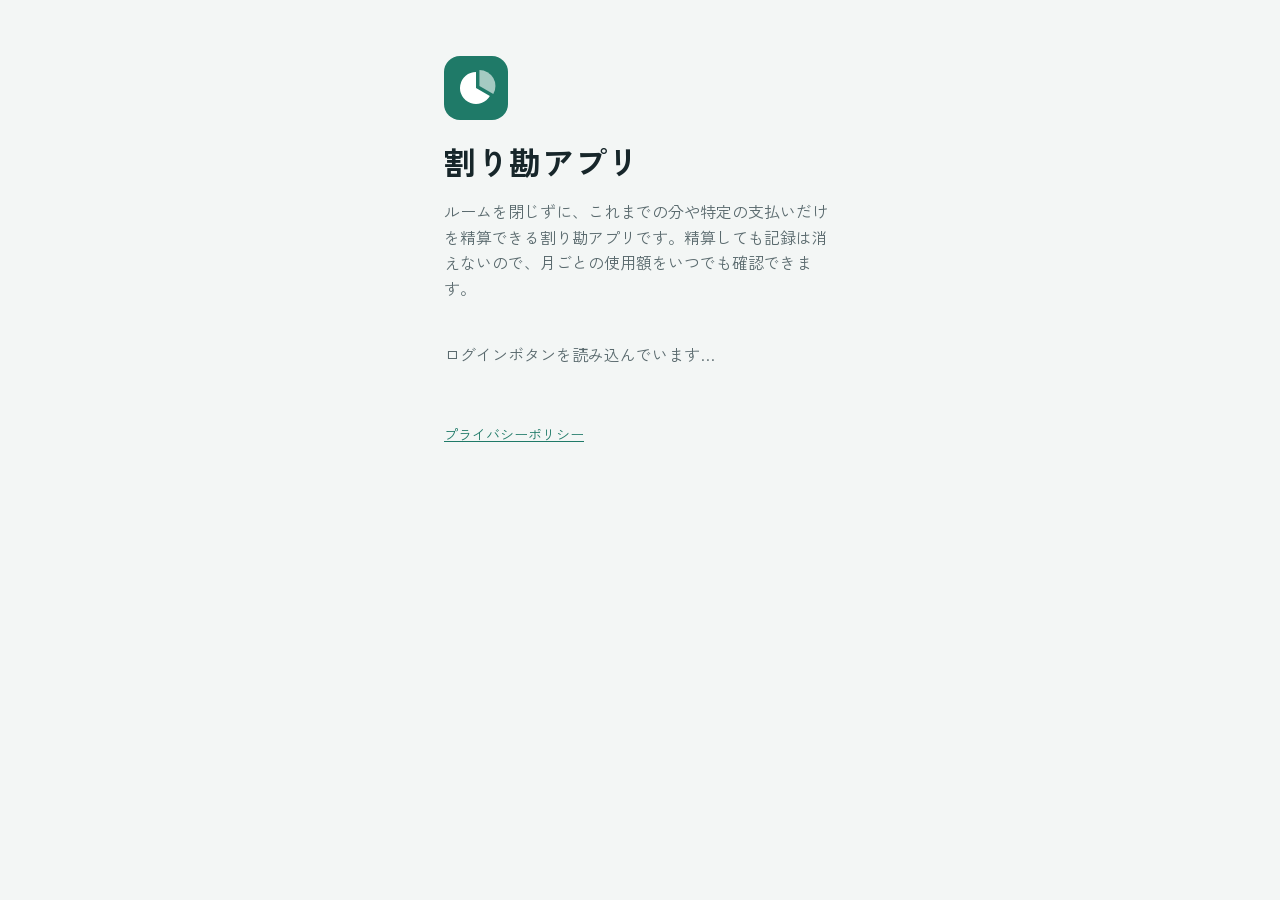
<file: index.html>
<!doctype html>
<html lang="ja">
<head>
<meta charset="utf-8">
<meta name="viewport" content="width=device-width, initial-scale=1, viewport-fit=cover">
<title>割り勘アプリ</title>
<meta name="description" content="ルームを閉じずに、これまでの分や特定の支払いだけを精算できる個人用の割り勘アプリです。">
<meta name="theme-color" content="#1f7a68">
<link rel="manifest" href="manifest.webmanifest">
<link rel="icon" href="icon-192.png" type="image/png">
<link rel="apple-touch-icon" href="apple-touch-icon.png">
<meta name="apple-mobile-web-app-capable" content="yes">
<meta name="apple-mobile-web-app-title" content="割り勘">
<link rel="preconnect" href="https://fonts.googleapis.com">
<link rel="preconnect" href="https://fonts.gstatic.com" crossorigin>
<link rel="stylesheet" href="https://fonts.googleapis.com/css2?family=Zen+Kaku+Gothic+New:wght@400;500;700&display=swap">
<link rel="stylesheet" href="style.css?v=5">
<script src="app.js?v=4" defer></script>
<script src="https://accounts.google.com/gsi/client" async></script>
</head>
<body>
<div id="app">
  <main class="login">
    <h1>割り勘アプリ</h1>
    <p class="lead">ルームを閉じずに、これまでの分や特定の支払いだけを精算できる割り勘アプリです。精算しても記録は消えないので、月ごとの使用額をいつでも確認できます。管理者と身近なメンバーだけで使う、個人用のアプリです。</p>
    <noscript><p class="notice warn">このアプリを使うには、ブラウザのJavaScriptを有効にしてください。</p></noscript>
    <p class="login-foot"><a href="privacy.html">プライバシーポリシー</a></p>
  </main>
</div>
<div id="sheet-root"></div>
<div id="toast" class="toast" role="status" aria-live="polite"></div>
</body>
</html>
</file>
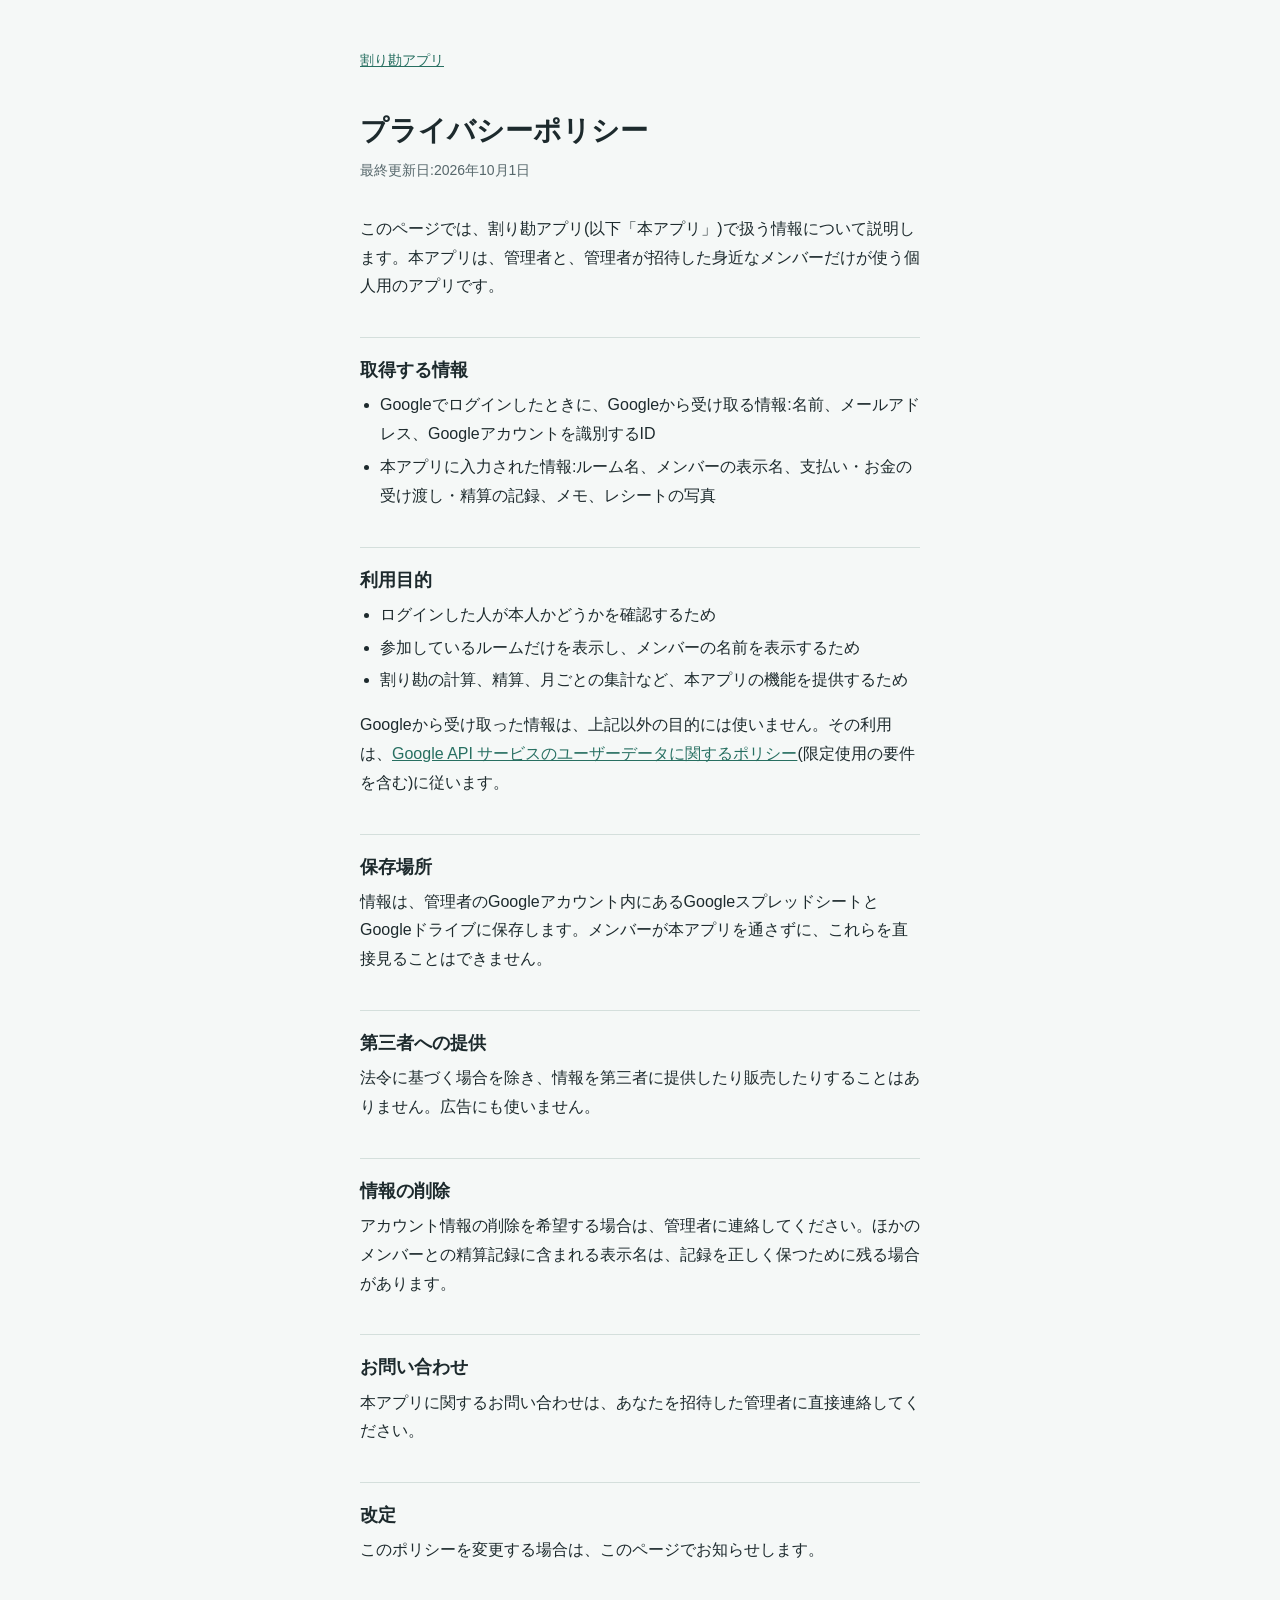
<file: privacy.html>
<!doctype html>
<html lang="ja">
<head>
<meta charset="utf-8">
<meta name="viewport" content="width=device-width, initial-scale=1">
<title>プライバシーポリシー | 割り勘アプリ</title>
<style>
  :root { --bg: #f5f8f7; --ink: #1d2a2d; --muted: #56676b; --line: #d4dfdc; --accent: #276f61; }
  @media (prefers-color-scheme: dark) {
    :root { --bg: #131a1b; --ink: #e6eeec; --muted: #a2b3b0; --line: #2b3a3b; --accent: #7cc6b5; }
  }
  * { box-sizing: border-box; }
  body {
    margin: 0; background: var(--bg); color: var(--ink);
    font-family: "Hiragino Sans", "Hiragino Kaku Gothic ProN", "Noto Sans JP", "Yu Gothic UI", Meiryo, sans-serif;
    line-height: 1.8;
  }
  main { max-width: 38rem; margin: 0 auto; padding: 3rem 1.5rem 4rem; }
  .back { margin: 0 0 2.5rem; font-size: 0.875rem; }
  h1 { font-size: 1.75rem; line-height: 1.3; margin: 0 0 0.5rem; }
  .updated { color: var(--muted); font-size: 0.875rem; margin: 0 0 2rem; }
  h2 { font-size: 1.125rem; line-height: 1.4; margin: 2.25rem 0 0.5rem; padding-top: 1.25rem; border-top: 1px solid var(--line); }
  p { margin: 0 0 1rem; }
  ul { margin: 0 0 1rem; padding-left: 1.25rem; }
  li { margin: 0.25rem 0; }
  a { color: var(--accent); }
  a:focus-visible { outline: 2px solid var(--accent); outline-offset: 3px; border-radius: 2px; }
</style>
</head>
<body>
<main>
  <p class="back"><a href="./">割り勘アプリ</a></p>
  <h1>プライバシーポリシー</h1>
  <p class="updated">最終更新日:2026年10月1日</p>
  <p>このページでは、割り勘アプリ(以下「本アプリ」)で扱う情報について説明します。本アプリは、管理者と、管理者が招待した身近なメンバーだけが使う個人用のアプリです。</p>

  <h2>取得する情報</h2>
  <ul>
    <li>Googleでログインしたときに、Googleから受け取る情報:名前、メールアドレス、Googleアカウントを識別するID</li>
    <li>本アプリに入力された情報:ルーム名、メンバーの表示名、支払い・お金の受け渡し・精算の記録、メモ、レシートの写真</li>
  </ul>

  <h2>利用目的</h2>
  <ul>
    <li>ログインした人が本人かどうかを確認するため</li>
    <li>参加しているルームだけを表示し、メンバーの名前を表示するため</li>
    <li>割り勘の計算、精算、月ごとの集計など、本アプリの機能を提供するため</li>
  </ul>
  <p>Googleから受け取った情報は、上記以外の目的には使いません。その利用は、<a href="https://developers.google.com/terms/api-services-user-data-policy">Google API サービスのユーザーデータに関するポリシー</a>(限定使用の要件を含む)に従います。</p>

  <h2>保存場所</h2>
  <p>情報は、管理者のGoogleアカウント内にあるGoogleスプレッドシートとGoogleドライブに保存します。メンバーが本アプリを通さずに、これらを直接見ることはできません。</p>

  <h2>第三者への提供</h2>
  <p>法令に基づく場合を除き、情報を第三者に提供したり販売したりすることはありません。広告にも使いません。</p>

  <h2>情報の削除</h2>
  <p>アカウント情報の削除を希望する場合は、管理者に連絡してください。ほかのメンバーとの精算記録に含まれる表示名は、記録を正しく保つために残る場合があります。</p>

  <h2>お問い合わせ</h2>
  <p>本アプリに関するお問い合わせは、あなたを招待した管理者に直接連絡してください。</p>

  <h2>改定</h2>
  <p>このポリシーを変更する場合は、このページでお知らせします。</p>
</main>
</body>
</html>
</file>
<file: style.css>
/* 割り勘アプリ 画面の見た目(style.css) */

:root {
  --bg: #f3f6f5;
  --surface: #ffffff;
  --surface-2: #eaf0ee;
  --ink: #17262a;
  --muted: #5a6a6e;
  --line: #d9e3e0;
  --accent: #1f7a68;
  --accent-ink: #ffffff;
  --accent-soft: #dcefe9;
  --amber: #8f5410;
  --amber-soft: #fbefd9;
  --open-soft: #e6ecee;
  --danger: #b42318;
  --danger-soft: #fdecea;
  --shadow: 0 10px 30px rgba(23, 38, 42, 0.14);
  --radius: 16px;
  --radius-sm: 10px;
  --font: 'Zen Kaku Gothic New', 'Hiragino Sans', 'Hiragino Kaku Gothic ProN', 'Noto Sans JP', 'Yu Gothic UI', Meiryo, sans-serif;
  --safe-top: env(safe-area-inset-top, 0px);
  --safe-bottom: env(safe-area-inset-bottom, 0px);
  --tabbar-h: 64px;
  color-scheme: light;
}

@media (prefers-color-scheme: dark) {
  :root {
    --bg: #101819;
    --surface: #172224;
    --surface-2: #1d2b2d;
    --ink: #e5eeec;
    --muted: #9fb1ae;
    --line: #2a3b3d;
    --accent: #5cc2a9;
    --accent-ink: #0c1916;
    --accent-soft: #1c3a34;
    --amber: #f0b45e;
    --amber-soft: #3a2b15;
    --open-soft: #253335;
    --danger: #ff8b7b;
    --danger-soft: #3a1f1c;
    --shadow: 0 10px 30px rgba(0, 0, 0, 0.45);
    color-scheme: dark;
  }
}

* { box-sizing: border-box; }
html { -webkit-text-size-adjust: 100%; }
/* 画面が横に動かないようにする(はみ出した分は切り落とす) */
html, body { max-width: 100%; overflow-x: clip; }
body {
  margin: 0;
  background: var(--bg);
  color: var(--ink);
  font-family: var(--font);
  font-size: 16px;
  line-height: 1.6;
  -webkit-tap-highlight-color: transparent;
}
body.sheet-open { overflow: hidden; }
button, input, select, textarea { font: inherit; color: inherit; }
a { color: var(--accent); }
:focus-visible { outline: 2px solid var(--accent); outline-offset: 2px; }
h1, h2, h3 { line-height: 1.35; }
.icon { flex: none; }
.muted { color: var(--muted); }
.small { font-size: 0.85rem; }
.row-amount, .summary-amount, .month-total strong, td, dd, .badge { font-variant-numeric: tabular-nums; }

@media (prefers-reduced-motion: reduce) {
  *, *::before, *::after { animation: none !important; transition: none !important; }
}

/* ===== ロゴ ===== */
.logo-bg { fill: var(--accent); }
.logo-fg { fill: var(--accent-ink); }
.logo-cut { fill: var(--accent-ink); opacity: 0.6; }
.brand-mark { display: inline-flex; width: 30px; height: 30px; }
.brand-mark svg { width: 100%; height: 100%; }

/* ===== ヘッダー ===== */
.app-header {
  position: sticky;
  top: 0;
  z-index: 20;
  display: flex;
  align-items: center;
  gap: 0.5rem;
  min-height: 56px;
  padding: calc(0.5rem + var(--safe-top)) 0.75rem 0.5rem;
  background: var(--bg);
  background: color-mix(in srgb, var(--bg) 90%, transparent);
  -webkit-backdrop-filter: blur(12px);
  backdrop-filter: blur(12px);
  border-bottom: 1px solid var(--line);
}
.app-title {
  flex: 1;
  min-width: 0;
  margin: 0;
  font-size: 1.05rem;
  font-weight: 700;
  white-space: nowrap;
  overflow: hidden;
  text-overflow: ellipsis;
}
.header-right { display: flex; align-items: center; gap: 0.25rem; }

.icon-btn {
  display: inline-flex;
  align-items: center;
  justify-content: center;
  width: 40px;
  height: 40px;
  border: 0;
  border-radius: 999px;
  background: transparent;
  color: var(--ink);
  cursor: pointer;
  text-decoration: none;
}
.icon-btn:hover { background: var(--surface-2); }

/* ===== ページ ===== */
.page { max-width: 720px; margin: 0 auto; padding: 1rem 1rem 7rem; }
.page.narrow { max-width: 520px; }
.room-page { padding-bottom: calc(var(--tabbar-h) + var(--safe-bottom) + 6rem); }
.loading { color: var(--muted); padding: 2rem 0; text-align: center; }
.empty { color: var(--muted); margin: 0.5rem 0 1rem; }

.month-switcher {
  display: inline-flex;
  align-items: center;
  gap: 0.25rem;
  margin: 0 0 0.75rem;
}
.month-label { min-width: 7.5em; text-align: center; font-weight: 700; }

.pane-head {
  display: flex;
  align-items: center;
  justify-content: space-between;
  gap: 0.5rem;
  flex-wrap: wrap;
  margin-bottom: 0.25rem;
}
.pane-head .month-switcher { margin: 0; }
.pane-title { margin: 0; font-size: 1.35rem; font-weight: 700; }

.section { margin: 1.75rem 0 0; }
.section-head { display: flex; align-items: center; justify-content: space-between; gap: 0.5rem; margin-bottom: 0.5rem; }
.section-title { margin: 0 0 0.5rem; font-size: 1rem; font-weight: 700; }
.section-head .section-title { margin: 0; }

details.fold > summary {
  cursor: pointer;
  font-weight: 700;
  padding: 0.5rem 0;
  list-style-position: inside;
}
details.fold.sub > summary { font-weight: 500; color: var(--muted); font-size: 0.9rem; }

/* ===== 金額の大きなパネル(このアプリのいちばん目立つ場所) ===== */
.summary-panel {
  background: var(--accent);
  color: var(--accent-ink);
  border-radius: var(--radius);
  padding: 1.25rem 1.25rem 1rem;
}
.summary-label { margin: 0; font-size: 0.9rem; opacity: 0.9; }
.summary-amount {
  margin: 0.1rem 0 0.75rem;
  font-size: clamp(2.3rem, 10vw, 3.1rem);
  font-weight: 700;
  line-height: 1.1;
  letter-spacing: -0.01em;
}
.summary-panel.compact .summary-amount { font-size: clamp(2rem, 8vw, 2.6rem); }
.summary-split {
  display: grid;
  grid-template-columns: repeat(2, minmax(0, 1fr));
  gap: 0.5rem;
  margin: 0;
  padding-top: 0.75rem;
  border-top: 1px solid color-mix(in srgb, var(--accent-ink) 25%, transparent);
}
.summary-split.three { grid-template-columns: repeat(3, minmax(0, 1fr)); }
.summary-split dt { font-size: 0.8rem; opacity: 0.9; display: flex; align-items: center; gap: 0.35rem; }
.summary-split dd { margin: 0; font-size: 1.1rem; font-weight: 700; }

.status-bar {
  display: flex;
  height: 8px;
  margin: 0 0 0.85rem;
  border-radius: 999px;
  overflow: hidden;
  background: color-mix(in srgb, var(--accent-ink) 22%, transparent);
}
.status-bar .bar.settled { background: var(--accent-ink); }
.status-bar .bar.settling { background: #f2c27a; }
.status-bar .bar.open { background: color-mix(in srgb, var(--accent-ink) 45%, transparent); }
.dot { display: inline-block; width: 8px; height: 8px; border-radius: 50%; }
.dot.settled { background: var(--accent-ink); }
.dot.settling { background: #f2c27a; }
.dot.open { background: color-mix(in srgb, var(--accent-ink) 45%, transparent); }

.month-total {
  display: flex;
  align-items: baseline;
  justify-content: space-between;
  gap: 1rem;
  margin: 0.5rem 0 0.75rem;
  padding: 0.75rem 1rem;
  background: var(--surface-2);
  border-radius: var(--radius-sm);
}
.month-total span { color: var(--muted); font-size: 0.9rem; }
.month-total strong { font-size: 1.35rem; }

/* ===== 一覧 ===== */
.list {
  list-style: none;
  margin: 0;
  padding: 0;
  background: var(--surface);
  border: 1px solid var(--line);
  border-radius: var(--radius);
  overflow: hidden;
}
.list > li + li { border-top: 1px solid var(--line); }
.row {
  display: flex;
  align-items: center;
  gap: 0.75rem;
  width: 100%;
  min-height: 56px;
  padding: 0.7rem 1rem;
  border: 0;
  background: transparent;
  color: inherit;
  text-align: left;
  text-decoration: none;
}
button.row, a.row { cursor: pointer; }
button.row:hover, a.row:hover { background: var(--surface-2); }
.row-main { display: flex; flex-direction: column; flex: 1; min-width: 0; gap: 0.1rem; }
.row-title { font-weight: 500; overflow-wrap: anywhere; }
.row-sub { color: var(--muted); font-size: 0.85rem; }
.row-date { flex: none; width: 3.6rem; color: var(--muted); font-size: 0.85rem; }
.row-end { display: flex; flex-direction: column; align-items: flex-end; gap: 0.2rem; flex: none; }
.row-amount { font-weight: 700; white-space: nowrap; }
.row-buttons { display: flex; flex-wrap: wrap; justify-content: flex-end; gap: 0.25rem; flex: none; }
.chev { color: var(--muted); display: inline-flex; }
.badges { display: flex; flex-wrap: wrap; gap: 0.3rem; margin-top: 0.25rem; }
.badge { font-size: 0.78rem; padding: 0.1rem 0.5rem; border-radius: 999px; font-weight: 500; }
.badge.receive { background: var(--accent-soft); color: var(--accent); }
.badge.pay { background: var(--amber-soft); color: var(--amber); }
.tags { display: flex; flex-wrap: wrap; gap: 0.3rem; }
.tag { font-size: 0.75rem; padding: 0.05rem 0.45rem; border-radius: 6px; background: var(--surface-2); color: var(--muted); }
.tag.you { background: var(--accent-soft); color: var(--accent); margin-left: 0.4rem; }
.tags .tag.you { margin-left: 0; }

.chip {
  display: inline-flex;
  align-items: center;
  gap: 0.25rem;
  font-size: 0.75rem;
  font-weight: 500;
  padding: 0.1rem 0.5rem;
  border-radius: 999px;
  background: var(--surface-2);
  color: var(--muted);
  white-space: nowrap;
}
.chip.status.open { background: var(--open-soft); color: var(--muted); }
.chip.status.settling { background: var(--amber-soft); color: var(--amber); }
.chip.status.settled { background: var(--accent-soft); color: var(--accent); }

.kv { display: grid; grid-template-columns: repeat(2, minmax(0, 1fr)); gap: 0.75rem; margin: 0; }
.kv > div { background: var(--surface); border: 1px solid var(--line); border-radius: var(--radius-sm); padding: 0.75rem 1rem; }
.kv dt { color: var(--muted); font-size: 0.82rem; }
.kv dd { margin: 0.1rem 0 0; font-size: 1.2rem; font-weight: 700; }
.kv.mine { margin: 0.5rem 0 0; }

/* ===== ボタン ===== */
.btn {
  display: inline-flex;
  align-items: center;
  justify-content: center;
  gap: 0.35rem;
  min-height: 44px;
  padding: 0.5rem 1.1rem;
  border: 1px solid var(--line);
  border-radius: 999px;
  background: var(--surface);
  color: var(--ink);
  font-weight: 500;
  cursor: pointer;
  text-decoration: none;
  white-space: nowrap;
}
.btn:hover { background: var(--surface-2); }
.btn.primary { background: var(--accent); border-color: var(--accent); color: var(--accent-ink); }
.btn.primary:hover { filter: brightness(1.06); }
.btn.danger { background: var(--danger); border-color: var(--danger); color: #fff; }
.btn.small { min-height: 34px; padding: 0.25rem 0.8rem; font-size: 0.85rem; }
.btn.ghost { border-color: transparent; background: transparent; }
.btn.ghost:hover { background: var(--surface-2); }
.btn:disabled { opacity: 0.55; cursor: default; }
.danger-text { color: var(--danger) !important; }
.actions-row { display: flex; flex-wrap: wrap; gap: 0.5rem; margin-top: 0.75rem; }

.fab {
  position: fixed;
  right: max(1rem, calc((100vw - 720px) / 2 + 1rem));
  bottom: calc(1.25rem + var(--safe-bottom));
  z-index: 25;
  display: inline-flex;
  align-items: center;
  gap: 0.4rem;
  height: 52px;
  padding: 0 1.25rem 0 1rem;
  border: 0;
  border-radius: 999px;
  background: var(--accent);
  color: var(--accent-ink);
  font-weight: 700;
  box-shadow: var(--shadow);
  cursor: pointer;
}
body[data-view="room"] .fab { bottom: calc(var(--tabbar-h) + var(--safe-bottom) + 1rem); }

/* ===== 下のタブ(スマホ) ===== */
.bottom-tabs {
  position: fixed;
  left: 0;
  right: 0;
  bottom: 0;
  z-index: 20;
  display: grid;
  grid-template-columns: repeat(4, minmax(0, 1fr));
  height: calc(var(--tabbar-h) + var(--safe-bottom));
  padding-bottom: var(--safe-bottom);
  background: var(--surface);
  border-top: 1px solid var(--line);
}
.bottom-tabs .tab {
  position: relative;
  display: flex;
  flex-direction: column;
  align-items: center;
  justify-content: center;
  gap: 0.1rem;
  color: var(--muted);
  text-decoration: none;
  font-size: 0.75rem;
}
.bottom-tabs .tab.active { color: var(--accent); font-weight: 700; }
.tab-count {
  position: absolute;
  top: 6px;
  left: calc(50% + 6px);
  min-width: 18px;
  height: 18px;
  padding: 0 5px;
  border-radius: 999px;
  background: var(--amber);
  color: #fff;
  font-size: 0.7rem;
  line-height: 18px;
  text-align: center;
}

/* ===== PC(横並び) ===== */
.room-wide {
  display: grid;
  grid-template-columns: minmax(0, 1.15fr) minmax(0, 1fr);
  gap: 1.5rem;
  max-width: 1240px;
  margin: 0 auto;
  padding: 1.25rem 1.5rem 6rem;
  align-items: start;
}
.pane {
  background: var(--bg);
  min-width: 0;
}
.side-tabs {
  display: inline-flex;
  gap: 0.25rem;
  margin-bottom: 1rem;
  padding: 0.25rem;
  background: var(--surface-2);
  border-radius: 999px;
}
.side-tabs .tab {
  position: relative;
  display: inline-flex;
  align-items: center;
  gap: 0.35rem;
  padding: 0.4rem 1rem;
  border-radius: 999px;
  color: var(--muted);
  text-decoration: none;
  font-weight: 500;
}
.side-tabs .tab.active { background: var(--surface); color: var(--ink); box-shadow: 0 1px 3px rgba(0, 0, 0, 0.08); }
.side-tabs .tab-count { position: static; margin-left: 0.15rem; }
body[data-view="room"] .room-wide ~ .fab { bottom: calc(1.25rem + var(--safe-bottom)); }
@media (min-width: 960px) {
  .room-wide .pane:first-child { position: sticky; top: 72px; max-height: calc(100vh - 88px); overflow: auto; padding-right: 0.25rem; }
  .fab { right: 1.5rem; }
}

/* ===== 精算のカード ===== */
.transfer-list {
  list-style: none;
  margin: 0.5rem 0 0;
  padding: 0;
  background: var(--surface);
  border: 1px solid var(--line);
  border-radius: var(--radius-sm);
}
.transfer { padding: 0.75rem 1rem; }
.transfer + .transfer { border-top: 1px solid var(--line); }
.transfer-line { display: flex; align-items: center; justify-content: space-between; gap: 0.75rem; }
.who { font-weight: 500; overflow-wrap: anywhere; }
.arrow { color: var(--muted); margin: 0 0.4rem; }
.transfer-state { display: flex; align-items: center; gap: 0.5rem; margin-top: 0.35rem; }
.item-actions { display: flex; flex-wrap: wrap; gap: 0.4rem; margin-top: 0.6rem; }

.card {
  background: var(--surface);
  border: 1px solid var(--line);
  border-radius: var(--radius);
  padding: 1rem;
  margin-bottom: 0.75rem;
}
.card .transfer-list { border: 0; border-top: 1px solid var(--line); border-radius: 0; margin: 0.5rem -1rem 0; }
.card-head { display: flex; align-items: center; justify-content: space-between; gap: 0.5rem; }
.card-title { font-weight: 700; }
.card .muted.small { margin: 0.15rem 0 0; }
.card-actions { display: flex; flex-wrap: wrap; gap: 0.4rem; margin-top: 0.75rem; padding-top: 0.75rem; border-top: 1px solid var(--line); }

/* ===== 表 ===== */
.table-wrap { overflow-x: auto; background: var(--surface); border: 1px solid var(--line); border-radius: var(--radius); }
.table { width: 100%; border-collapse: collapse; }
.table th, .table td { padding: 0.65rem 1rem; text-align: right; white-space: nowrap; }
.table th:first-child { text-align: left; font-weight: 500; }
.table thead th { font-size: 0.8rem; color: var(--muted); font-weight: 500; border-bottom: 1px solid var(--line); }
.table tbody tr + tr th, .table tbody tr + tr td { border-top: 1px solid var(--line); }
.table tr.me th, .table tr.me td { font-weight: 700; }

/* ===== 入力 ===== */
.form { display: flex; flex-direction: column; gap: 0.9rem; }
fieldset.plain { border: 0; margin: 0; padding: 0; display: flex; flex-direction: column; gap: 0.9rem; min-width: 0; }
.field { display: flex; flex-direction: column; gap: 0.35rem; margin: 0; padding: 0; border: 0; min-width: 0; }
.field > span:first-child, .field > legend { font-size: 0.85rem; font-weight: 500; color: var(--muted); padding: 0; }
.field-row { display: grid; grid-template-columns: repeat(2, minmax(0, 1fr)); gap: 0.75rem; }
input[type="text"], input[type="date"], select, textarea {
  width: 100%;
  min-height: 46px;
  padding: 0.55rem 0.8rem;
  border: 1px solid var(--line);
  border-radius: var(--radius-sm);
  background: var(--surface);
  font-size: 16px;
}
textarea { resize: vertical; min-height: 72px; }
input, select, textarea { max-width: 100%; }
/* iPhoneの日付欄は最小幅が広く、2列のときに横にはみ出すため、幅を枠に合わせる */
input[type="date"] {
  -webkit-appearance: none;
  appearance: none;
  display: block;
  min-width: 0;
  line-height: 1.3;
}
input[type="date"]::-webkit-date-and-time-value { text-align: left; }
input:focus, select:focus, textarea:focus { outline: 2px solid var(--accent); outline-offset: 0; border-color: var(--accent); }
fieldset:disabled input, fieldset:disabled select, fieldset:disabled textarea { opacity: 0.7; }
.amount-input { position: relative; display: block; }
.amount-input input { padding-right: 2.5rem; font-size: 1.15rem; font-weight: 700; font-variant-numeric: tabular-nums; }
.amount-input > span { position: absolute; right: 0.85rem; top: 50%; transform: translateY(-50%); color: var(--muted); }
.hint { margin: 0.2rem 0 0; color: var(--muted); font-size: 0.85rem; min-height: 1.2em; }
.form-error { margin: 0; color: var(--danger); font-size: 0.9rem; min-height: 0; }
.form-error:empty { display: none; }
.form-actions { display: flex; flex-wrap: wrap; gap: 0.5rem; }
.form-actions .btn.primary { flex: 1 1 10rem; }

.chips { display: flex; flex-wrap: wrap; gap: 0.4rem; }
.chip-toggle { position: relative; }
.chip-toggle input { position: absolute; opacity: 0; inset: 0; margin: 0; cursor: pointer; }
.chip-toggle span {
  display: inline-flex;
  align-items: center;
  min-height: 40px;
  padding: 0.3rem 0.9rem;
  border: 1px solid var(--line);
  border-radius: 999px;
  background: var(--surface);
  font-size: 0.92rem;
}
.chip-toggle input:checked + span { background: var(--accent-soft); border-color: var(--accent); color: var(--accent); font-weight: 700; }
.chip-toggle input:focus-visible + span { outline: 2px solid var(--accent); outline-offset: 2px; }

.radio-list { display: flex; flex-direction: column; gap: 0.4rem; }
.radio { display: flex; align-items: center; gap: 0.6rem; padding: 0.7rem 0.9rem; border: 1px solid var(--line); border-radius: var(--radius-sm); background: var(--surface); cursor: pointer; }
.radio input { width: 18px; height: 18px; accent-color: var(--accent); }

.check-list { list-style: none; margin: 0; padding: 0; border: 1px solid var(--line); border-radius: var(--radius-sm); background: var(--surface); max-height: 45vh; overflow: auto; }
.check-list li + li { border-top: 1px solid var(--line); }
.check { display: flex; align-items: center; gap: 0.75rem; padding: 0.65rem 0.9rem; cursor: pointer; }
.check input { width: 20px; height: 20px; accent-color: var(--accent); flex: none; }
.check-main { display: flex; flex-direction: column; flex: 1; min-width: 0; }

.choice-list { display: flex; flex-direction: column; gap: 0.5rem; }
.choice { display: flex; flex-direction: column; align-items: flex-start; gap: 0.1rem; width: 100%; padding: 0.9rem 1rem; border: 1px solid var(--line); border-radius: var(--radius-sm); background: var(--surface); text-align: left; cursor: pointer; }
.choice:hover { border-color: var(--accent); }

.notice { margin: 0; padding: 0.75rem 0.9rem; border-radius: var(--radius-sm); background: var(--accent-soft); color: var(--ink); font-size: 0.92rem; }
.notice.warn { background: var(--amber-soft); }
.notice.error { background: var(--danger-soft); color: var(--danger); }
.join-title { font-size: 1.25rem; margin: 0.5rem 0 1rem; }

/* ===== シート ===== */
#sheet-root { display: none; }
#sheet-root.open { display: block; }
.sheet-backdrop { position: fixed; inset: 0; z-index: 40; background: rgba(10, 20, 22, 0.45); animation: fade-in 0.15s ease-out; touch-action: none; }
.sheet {
  position: fixed;
  left: 0;
  right: 0;
  bottom: 0;
  z-index: 41;
  display: flex;
  flex-direction: column;
  max-height: 92vh;
  background: var(--bg);
  border-radius: 20px 20px 0 0;
  box-shadow: var(--shadow);
  animation: sheet-up 0.2s ease-out;
  overflow: hidden;
}
.sheet-head { display: flex; align-items: center; justify-content: space-between; gap: 0.5rem; padding: 0.75rem 0.75rem 0.25rem 1.25rem; }
.sheet-head h2 { margin: 0; font-size: 1.1rem; }
.sheet-body {
  padding: 0.5rem 1.25rem calc(1.25rem + var(--safe-bottom));
  overflow-x: hidden;
  overflow-y: auto;
  overscroll-behavior: contain;
  /* 入力シートは縦方向だけスクロールする(拡大・縮小はできる) */
  touch-action: pan-y pinch-zoom;
}
.sheet-message { margin: 0 0 0.25rem; }
.sheet-message p { margin: 0 0 0.6rem; }
@media (min-width: 720px) {
  .sheet {
    left: 50%;
    right: auto;
    bottom: auto;
    top: 50%;
    width: min(540px, calc(100vw - 2rem));
    max-height: 86vh;
    transform: translate(-50%, -50%);
    border-radius: 20px;
    animation: fade-in 0.15s ease-out;
  }
}
@keyframes sheet-up { from { transform: translateY(24px); opacity: 0; } to { transform: none; opacity: 1; } }
@keyframes fade-in { from { opacity: 0; } to { opacity: 1; } }

.history { list-style: none; margin: 0; padding: 0; }
.history li { display: flex; flex-direction: column; padding: 0.6rem 0; border-bottom: 1px solid var(--line); }
.history-at { color: var(--muted); font-size: 0.8rem; }

/* ===== トースト ===== */
.toast {
  position: fixed;
  left: 50%;
  top: calc(64px + var(--safe-top));
  z-index: 60;
  max-width: min(92vw, 520px);
  padding: 0.65rem 1.1rem;
  border-radius: 14px;
  background: var(--ink);
  color: var(--bg);
  font-size: 0.92rem;
  box-shadow: var(--shadow);
  opacity: 0;
  pointer-events: none;
  transform: translate(-50%, -8px);
  transition: opacity 0.18s, transform 0.18s;
}
.toast.show { opacity: 1; transform: translate(-50%, 0); }
.toast.error { background: var(--danger); color: #fff; }

/* ===== ログイン画面 ===== */
.login {
  max-width: 440px;
  margin: 0 auto;
  padding: calc(3.5rem + var(--safe-top)) 1.5rem 3rem;
  display: flex;
  flex-direction: column;
  gap: 1rem;
}
.login-mark { width: 64px; height: 64px; }
.login-mark svg { width: 100%; height: 100%; }
.login h1 { margin: 0.25rem 0 0; font-size: 2rem; letter-spacing: 0.02em; }
.lead { margin: 0; color: var(--muted); }
.gsi-slot { min-height: 48px; display: flex; align-items: center; margin-top: 0.5rem; }
.login-foot { margin-top: 1.5rem; font-size: 0.875rem; }

@media (max-width: 380px) {
  .field-row { grid-template-columns: minmax(0, 1fr); }
  .summary-split.three { grid-template-columns: minmax(0, 1fr); }
  .row-date { width: 3.1rem; }
}

/* ===== 家計簿連携アップデートで追加 ===== */
.parts { display: flex; flex-direction: column; gap: 0.5rem; margin-top: 0.5rem; }
.parts:empty { display: none; }
.part-row { display: grid; grid-template-columns: minmax(0, 1fr) minmax(0, 8.5rem) 40px; gap: 0.5rem; align-items: center; }
.tag.warn { background: var(--amber-soft); color: var(--amber); }
.kakeibo-status { display: inline-flex; margin: 0 0 0.25rem; padding: 0.2rem 0.75rem; border-radius: 999px; font-weight: 700; font-size: 0.9rem; }
.kakeibo-status.on { background: var(--accent-soft); color: var(--accent); }
.kakeibo-status.off { background: var(--surface-2); color: var(--muted); }
.check-line { display: flex; align-items: center; gap: 0.6rem; }
.check-line input { width: 20px; height: 20px; accent-color: var(--accent); }

/* ===== 通知・写真・グラフのアップデートで追加 ===== */
.bell { position: relative; }
.bell-count {
  position: absolute; top: 2px; right: 0; min-width: 18px; height: 18px; padding: 0 5px;
  border-radius: 999px; background: var(--danger); color: #fff; font-size: 0.68rem; line-height: 18px; text-align: center; font-weight: 700;
}
.notice-list { list-style: none; margin: 0 0 1rem; padding: 0; border: 1px solid var(--line); border-radius: var(--radius-sm); background: var(--surface); overflow: hidden; }
.notice-list li + li { border-top: 1px solid var(--line); }
.notice-item { display: flex; flex-direction: column; gap: 0.15rem; width: 100%; padding: 0.75rem 1rem; border: 0; background: transparent; text-align: left; cursor: pointer; }
.notice-item:hover { background: var(--surface-2); }
.notice-item.unread { background: var(--accent-soft); }
.notice-item.unread .notice-text { font-weight: 700; }
.notice-meta { color: var(--muted); font-size: 0.8rem; }

.photos { display: flex; flex-wrap: wrap; gap: 0.5rem; }
.photos:empty { display: none; }
.photo { position: relative; width: 88px; height: 88px; border-radius: var(--radius-sm); overflow: hidden; background: var(--surface-2); border: 1px solid var(--line); }
.photo img { width: 100%; height: 100%; object-fit: cover; display: block; cursor: zoom-in; }
.photo-del { position: absolute; top: 4px; right: 4px; width: 26px; height: 26px; display: inline-flex; align-items: center; justify-content: center; border: 0; border-radius: 999px; background: rgba(0, 0, 0, 0.55); color: #fff; cursor: pointer; padding: 0; }
.photo-del .icon { width: 14px; height: 14px; }
.photo-badge { position: absolute; left: 4px; bottom: 4px; padding: 0 0.4rem; border-radius: 6px; background: rgba(0, 0, 0, 0.55); color: #fff; font-size: 0.68rem; }
.lightbox { position: fixed; inset: 0; z-index: 70; display: flex; align-items: center; justify-content: center; padding: calc(1rem + var(--safe-top)) 1rem calc(1rem + var(--safe-bottom)); background: rgba(5, 10, 12, 0.88); }
.lightbox img { max-width: 100%; max-height: 100%; object-fit: contain; border-radius: 8px; }
.lightbox-close { position: absolute; top: calc(0.75rem + var(--safe-top)); right: 0.75rem; color: #fff; background: rgba(255, 255, 255, 0.15); }

.filter-chips { display: flex; flex-wrap: wrap; gap: 0.4rem; margin-bottom: 0.75rem; }
.filter-chip, .chip-switch { min-height: 34px; padding: 0.2rem 0.85rem; border: 1px solid var(--line); border-radius: 999px; background: var(--surface); font-size: 0.85rem; cursor: pointer; }
.filter-chip.active { background: var(--accent); border-color: var(--accent); color: var(--accent-ink); font-weight: 700; }
.chip-switch.on { background: var(--accent-soft); border-color: var(--accent); color: var(--accent); font-weight: 700; }
.chart-head { display: flex; align-items: center; justify-content: space-between; gap: 0.5rem; flex-wrap: wrap; margin-top: 1.25rem; }
.chart-title { margin: 1rem 0 0.5rem; font-size: 0.92rem; font-weight: 700; color: var(--muted); }
.chart-head .chart-title, .chart-head .section-title { margin: 0; }
.hbars { display: flex; flex-direction: column; gap: 0.5rem; background: var(--surface); border: 1px solid var(--line); border-radius: var(--radius); padding: 0.85rem 1rem; }
.hbar { display: grid; grid-template-columns: minmax(0, 8.5rem) minmax(0, 1fr) auto; gap: 0.6rem; align-items: center; }
.hbar-label { display: flex; align-items: center; gap: 0.4rem; font-size: 0.85rem; overflow: hidden; white-space: nowrap; text-overflow: ellipsis; }
.hbar-track { height: 10px; border-radius: 999px; background: var(--surface-2); overflow: hidden; }
.hbar-fill { display: block; height: 100%; border-radius: 999px; }
.hbar-value { font-size: 0.85rem; font-weight: 700; font-variant-numeric: tabular-nums; white-space: nowrap; }
.hbar-value small { margin-left: 0.35rem; color: var(--muted); font-weight: 500; }
.cols { display: grid; grid-template-columns: repeat(12, minmax(0, 1fr)); gap: 0.25rem; margin-top: 0.5rem; padding: 0.85rem 0.6rem 0.5rem; background: var(--surface); border: 1px solid var(--line); border-radius: var(--radius); }
.col { display: flex; flex-direction: column; align-items: center; min-width: 0; }
.col-total { font-size: 0.62rem; color: var(--muted); height: 1.1rem; white-space: nowrap; font-variant-numeric: tabular-nums; }
.col-area { position: relative; width: 100%; height: 140px; display: flex; align-items: flex-end; justify-content: center; }
.col-bar { width: 70%; max-width: 28px; display: flex; flex-direction: column-reverse; border-radius: 4px 4px 0 0; overflow: hidden; min-height: 0; }
.col-bar span { display: block; width: 100%; }
.col-label { margin-top: 0.3rem; font-size: 0.68rem; color: var(--muted); }
.col-label.current { color: var(--ink); font-weight: 700; }
.legend { display: flex; flex-wrap: wrap; gap: 0.35rem 0.85rem; margin-top: 0.5rem; font-size: 0.8rem; color: var(--muted); }
.legend-item { display: inline-flex; align-items: center; gap: 0.35rem; }
@media (max-width: 380px) {
  .hbar { grid-template-columns: minmax(0, 6.5rem) minmax(0, 1fr) auto; }
  .col-total { font-size: 0.55rem; }
}

/* ===== キャッシュと自動チェックで追加 ===== */
.sync-indicator {
  position: fixed; left: 50%; top: calc(62px + var(--safe-top)); z-index: 55;
  padding: 0.2rem 0.8rem; border-radius: 999px; background: var(--surface); border: 1px solid var(--line);
  color: var(--muted); font-size: 0.78rem; box-shadow: var(--shadow);
  opacity: 0; pointer-events: none; transform: translate(-50%, -6px); transition: opacity 0.2s, transform 0.2s;
}
body.syncing .sync-indicator { opacity: 1; transform: translate(-50%, 0); }
body[data-view="login"] .sync-indicator, body[data-view="join"] .sync-indicator { display: none; }
</file>
